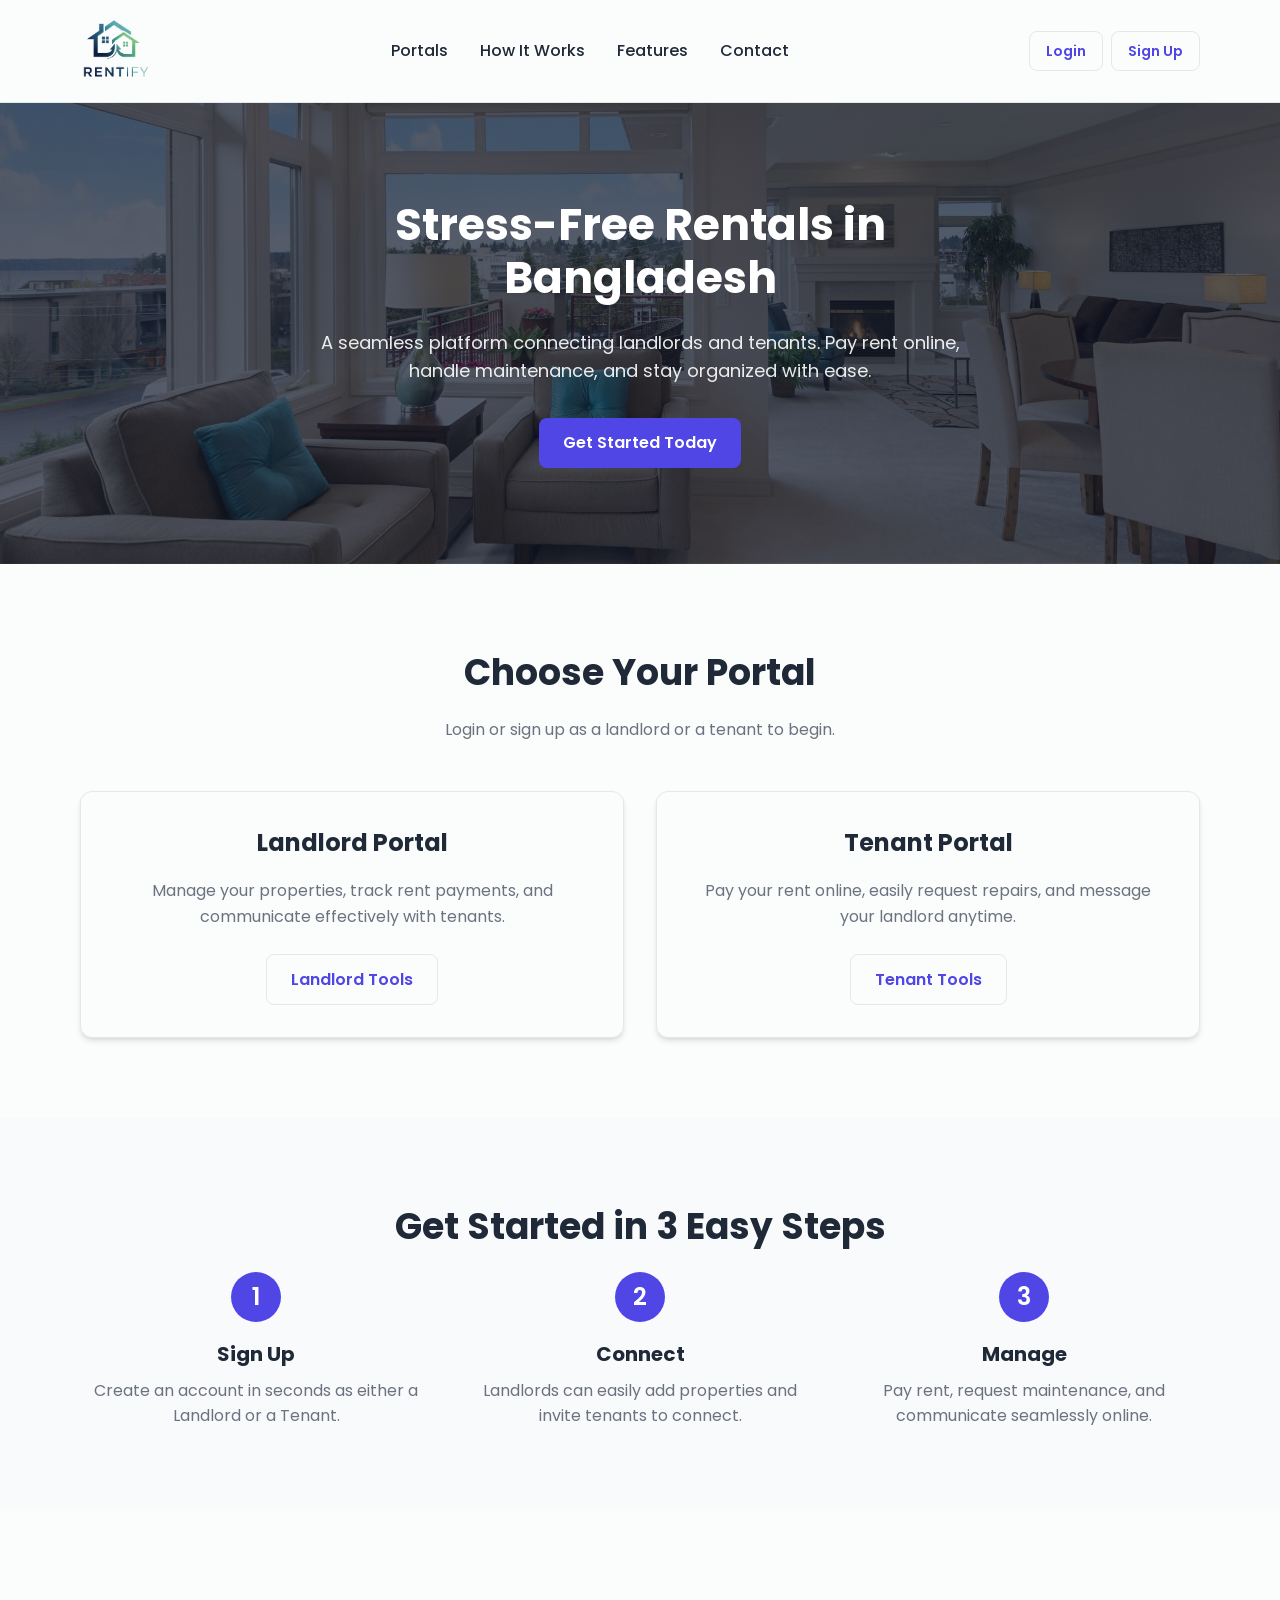
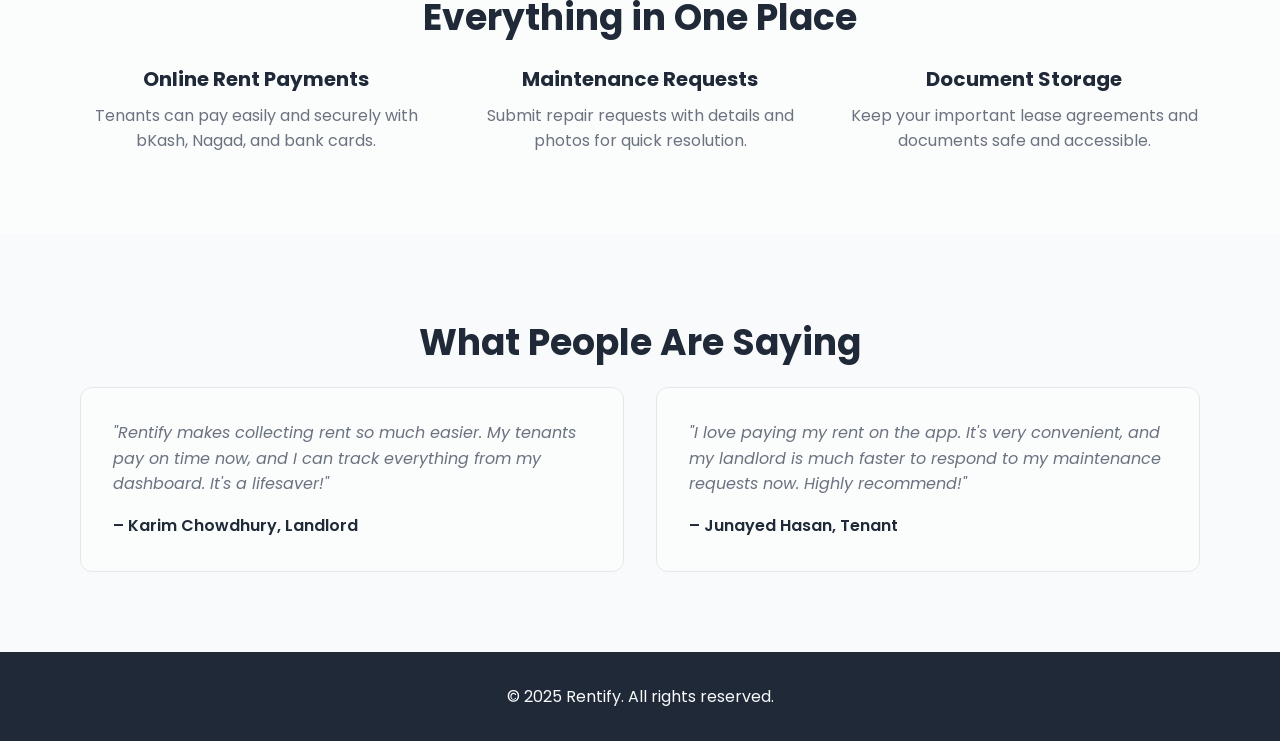
<file: index.html>
<!DOCTYPE html>
<html lang="en">
  <head>
    <meta charset="UTF-8" />
    <meta name="viewport" content="width=device-width, initial-scale=1.0" />
    <title>Rentify - Stress-Free Rentals in Bangladesh</title>
    <link rel="stylesheet" href="index_style.css" />
    <link rel="preconnect" href="https://fonts.googleapis.com" />
    <link rel="preconnect" href="https://fonts.gstatic.com" crossorigin />
    <link
      href="https://fonts.googleapis.com/css2?family=Poppins:wght@400;500;600;700&display=swap"
      rel="stylesheet"
    />
  </head>
  <body>
    <header class="header">
      <div class="container">
        <a href="#" class="logo-link">
          <img src="images/rentify_logo.png" alt="Rentify Logo" class="logo" />
        </a>
        <nav class="nav-main">
          <ul class="nav-list">
            <li><a href="#portals">Portals</a></li>
            <li><a href="#how-it-works">How It Works</a></li>
            <li><a href="#features">Features</a></li>
            <li><a href="#footer">Contact</a></li>
            <li class="nav-auth-mobile"><a href="auth.html">Login</a></li>
            <li class="nav-auth-mobile">
              <a href="auth.html#signup">Sign Up</a>
            </li>
          </ul>
        </nav>
        <div class="nav-auth-desktop">
          <a href="auth.html" class="btn btn-secondary btn-sm">Login</a>
          <a href="auth.html#signup" class="btn btn-secondary btn-sm"
            >Sign Up</a
          >
        </div>
        <button class="nav-toggle" aria-label="Open navigation">
          <span class="hamburger"></span>
        </button>
      </div>
    </header>

    <main>
      <section class="hero">
        <div class="container">
          <div class="hero-content">
            <h1>Stress-Free Rentals in Bangladesh</h1>
            <p>
              A seamless platform connecting landlords and tenants. Pay rent
              online, handle maintenance, and stay organized with ease.
            </p>
            <a href="auth.html" class="btn btn-primary">Get Started Today</a>
          </div>
        </div>
      </section>

      <section id="portals" class="section">
        <div class="container">
          <h2 class="section-title">Choose Your Portal</h2>
          <p class="section-subtitle">
            Login or sign up as a landlord or a tenant to begin.
          </p>
          <div class="card-container">
            <div class="card">
              <h3>Landlord Portal</h3>
              <p>
                Manage your properties, track rent payments, and communicate
                effectively with tenants.
              </p>
              <a href="auth.html" class="btn btn-secondary">Landlord Tools</a>
            </div>
            <div class="card">
              <h3>Tenant Portal</h3>
              <p>
                Pay your rent online, easily request repairs, and message your
                landlord anytime.
              </p>
              <a href="auth.html" class="btn btn-secondary">Tenant Tools</a>
            </div>
          </div>
        </div>
      </section>

      <section id="how-it-works" class="section section-light">
        <div class="container">
          <h2 class="section-title">Get Started in 3 Easy Steps</h2>
          <div class="steps-container">
            <div class="step-card">
              <div class="step-number">1</div>
              <h3>Sign Up</h3>
              <p>
                Create an account in seconds as either a Landlord or a Tenant.
              </p>
            </div>
            <div class="step-card">
              <div class="step-number">2</div>
              <h3>Connect</h3>
              <p>
                Landlords can easily add properties and invite tenants to
                connect.
              </p>
            </div>
            <div class="step-card">
              <div class="step-number">3</div>
              <h3>Manage</h3>
              <p>
                Pay rent, request maintenance, and communicate seamlessly
                online.
              </p>
            </div>
          </div>
        </div>
      </section>

      <section id="features" class="section">
        <div class="container">
          <h2 class="section-title">Everything in One Place</h2>
          <div class="features-grid">
            <div class="feature">
              <h3>Online Rent Payments</h3>
              <p>
                Tenants can pay easily and securely with bKash, Nagad, and bank
                cards.
              </p>
            </div>
            <div class="feature">
              <h3>Maintenance Requests</h3>
              <p>
                Submit repair requests with details and photos for quick
                resolution.
              </p>
            </div>
            <div class="feature">
              <h3>Document Storage</h3>
              <p>
                Keep your important lease agreements and documents safe and
                accessible.
              </p>
            </div>
          </div>
        </div>
      </section>

      <section class="section section-light">
        <div class="container">
          <h2 class="section-title">What People Are Saying</h2>
          <div class="testimonial-container">
            <div class="testimonial">
              <p class="testimonial-text">
                "Rentify makes collecting rent so much easier. My tenants pay on
                time now, and I can track everything from my dashboard. It's a
                lifesaver!"
              </p>
              <p class="testimonial-author">– Karim Chowdhury, Landlord</p>
            </div>
            <div class="testimonial">
              <p class="testimonial-text">
                "I love paying my rent on the app. It's very convenient, and my
                landlord is much faster to respond to my maintenance requests
                now. Highly recommend!"
              </p>
              <p class="testimonial-author">– Junayed Hasan, Tenant</p>
            </div>
          </div>
        </div>
      </section>
    </main>

    <footer id="footer" class="footer">
      <div class="container">
        <p>© 2025 Rentify. All rights reserved.</p>
      </div>
    </footer>

    <script src="index.js"></script>
  </body>
</html>
</file>
<file: index_style.css>
/* ============================================
   Global Styles & Variables
   ============================================ */
:root {
  --primary-color: #4f46e5;
  --primary-hover: #4338ca;
  --secondary-color: #10b981;
  --secondary-hover: #059669;
  --text-dark: #1f2937;
  --text-light: #6b7280;
  --bg-light: #f9fafb;
  --bg-white: #ffffff;
  --border-color: #e5e7eb;
  --font-family: "Poppins", sans-serif;
}

* {
  box-sizing: border-box;
  margin: 0;
  padding: 0;
}

html {
  scroll-behavior: smooth;
}

body {
  font-family: var(--font-family);
  line-height: 1.6;
  color: var(--text-dark);
  background-color: #fbfcfc;
}

img {
  max-width: 100%;
  height: auto;
  display: block;
}

.container {
  width: 90%;
  max-width: 1120px;
  margin: 0 auto;
}

/* ============================================
   Header & Navigation
   ============================================ */
.header {
  background-color: #fbfcfc;
  padding: 1rem 0;
  border-bottom: 1px solid var(--border-color);
  position: sticky;
  top: 0;
  z-index: 100;
  width: 100%;
}

.header .container {
  display: flex;
  justify-content: space-between;
  align-items: center;
}

.logo {
  height: 70px;
  border-radius: 6px;
}

.nav-main ul {
  list-style: none;
  display: flex;
  gap: 2rem;
  align-items: center;
}

.nav-main a {
  text-decoration: none;
  color: var(--text-dark);
  font-weight: 500;
  transition: color 0.3s ease;
}

.nav-main a:hover {
  color: var(--primary-color);
}

.nav-auth-desktop {
  display: flex;
  gap: 0.5rem;
}

.nav-auth-mobile {
  display: none;
}

.nav-toggle {
  display: none;
  background: none;
  border: none;
  cursor: pointer;
}

.hamburger {
  display: block;
  width: 25px;
  height: 2px;
  background-color: var(--text-dark);
  position: relative;
  transition: background-color 0.2s ease-in-out;
}

.hamburger::before,
.hamburger::after {
  content: "";
  position: absolute;
  width: 25px;
  height: 2px;
  background-color: var(--text-dark);
  transition: transform 0.3s ease;
}

.hamburger::before {
  top: -8px;
}

.hamburger::after {
  bottom: -8px;
}

/* ============================================
   Hero Section
   ============================================ */
.hero {
  background-color: var(--bg-light);
  background-image: linear-gradient(
      rgba(15, 23, 42, 0.7),
      rgba(15, 23, 42, 0.7)
    ),
    url("images/hero_image.jpg");
  background-size: cover;
  background-position: center;
  padding: 6rem 0;
  text-align: center;
  color: var(--bg-white);
}

.hero-content {
  max-width: 650px;
  margin: 0 auto;
}

.hero h1 {
  font-size: 2.75rem;
  font-weight: 700;
  line-height: 1.2;
}

.hero p {
  font-size: 1.125rem;
  margin: 1.5rem 0 2rem;
  color: rgba(255, 255, 255, 0.9);
}

/* ============================================
   Buttons
   ============================================ */
.btn {
  display: inline-block;
  padding: 0.75rem 1.5rem;
  text-decoration: none;
  border-radius: 8px;
  font-weight: 600;
  transition: background-color 0.3s ease, transform 0.2s ease;
  border: none;
  cursor: pointer;
}

.btn-sm {
  padding: 0.5rem 1rem;
  font-size: 0.875rem;
}

.btn-primary {
  background-color: var(--primary-color);
  color: var(--bg-white);
}

.btn-primary:hover {
  background-color: var(--primary-hover);
  transform: translateY(-2px);
}

.btn-secondary {
  background-color: #fbfcfc;
  color: var(--primary-color);
  border: 1px solid var(--border-color);
}

.btn-secondary:hover {
  background-color: var(--bg-light);
  border-color: var(--primary-color);
}

/* ============================================
   General Section Styling
   ============================================ */
.section {
  padding: 5rem 0;
}

.section-light {
  background-color: var(--bg-light);
}

.section-title {
  font-size: 2.25rem;
  text-align: center;
  margin-bottom: 1rem;
}

.section-subtitle {
  text-align: center;
  color: var(--text-light);
  max-width: 600px;
  margin: 0 auto 3rem;
}

/* ============================================
   Card & Grid Layouts
   ============================================ */
.card-container {
  display: grid;
  grid-template-columns: repeat(2, 1fr);
  gap: 2rem;
  margin-top: 3rem;
}

.card {
  background-color: #fbfcfc;
  border: 1px solid var(--border-color);
  border-radius: 12px;
  padding: 2rem;
  text-align: center;
  box-shadow: 0 4px 6px -1px rgba(0, 0, 0, 0.1),
    0 2px 4px -2px rgba(0, 0, 0, 0.1);
  transition: transform 0.3s ease, box-shadow 0.3s ease;
}

.card:hover {
  transform: translateY(-5px);
  box-shadow: 0 10px 15px -3px rgba(0, 0, 0, 0.1),
    0 4px 6px -4px rgba(0, 0, 0, 0.1);
}

.card h3 {
  font-size: 1.5rem;
  margin-bottom: 1rem;
}

.card p {
  color: var(--text-light);
  margin-bottom: 1.5rem;
}

.steps-container,
.features-grid {
  display: grid;
  grid-template-columns: repeat(3, 1fr);
  gap: 2rem;
}

.step-card,
.feature {
  text-align: center;
}

.step-number {
  width: 50px;
  height: 50px;
  background-color: var(--primary-color);
  color: var(--bg-white);
  border-radius: 50%;
  display: flex;
  align-items: center;
  justify-content: center;
  font-size: 1.5rem;
  font-weight: 600;
  margin: 0 auto 1rem;
}

.step-card h3,
.feature h3 {
  font-size: 1.25rem;
  margin-bottom: 0.5rem;
}

.step-card p,
.feature p {
  color: var(--text-light);
}

/* ============================================
   Testimonials
   ============================================ */
.testimonial-container {
  display: grid;
  grid-template-columns: repeat(2, 1fr);
  gap: 2rem;
}

.testimonial {
  background-color: #fbfcfc;
  border-radius: 12px;
  padding: 2rem;
  border: 1px solid var(--border-color);
}

.testimonial-text {
  font-style: italic;
  color: var(--text-light);
  margin-bottom: 1rem;
}

.testimonial-author {
  font-weight: 600;
}

/* ============================================
   Footer
   ============================================ */
.footer {
  background-color: var(--text-dark);
  color: var(--bg-light);
  text-align: center;
  padding: 2rem 0;
}

/* ============================================
   Responsive Design
   ============================================ */
@media (max-width: 768px) {
  .nav-main {
    display: none;
    position: absolute;
    top: 100%;
    left: 0;
    width: 100%;
    background-color: #fbfcfc;
    border-bottom: 1px solid var(--border-color);
  }

  .nav-main.active {
    display: block;
  }

  .nav-main ul {
    flex-direction: column;
    padding: 1rem;
    gap: 1rem;
    align-items: center;
  }

  .nav-auth-desktop {
    display: none;
  }

  .nav-auth-mobile {
    display: block;
  }

  .nav-toggle {
    display: block;
  }

  .nav-toggle.active .hamburger {
    background-color: transparent;
  }

  .nav-toggle.active .hamburger::before {
    transform: rotate(45deg) translate(5px, 6px);
  }

  .nav-toggle.active .hamburger::after {
    transform: rotate(-45deg) translate(5px, -6px);
  }

  .hero h1 {
    font-size: 2.25rem;
  }

  .card-container,
  .steps-container,
  .features-grid,
  .testimonial-container {
    grid-template-columns: 1fr;
  }

  .section {
    padding: 3rem 0;
  }
}
</file>
